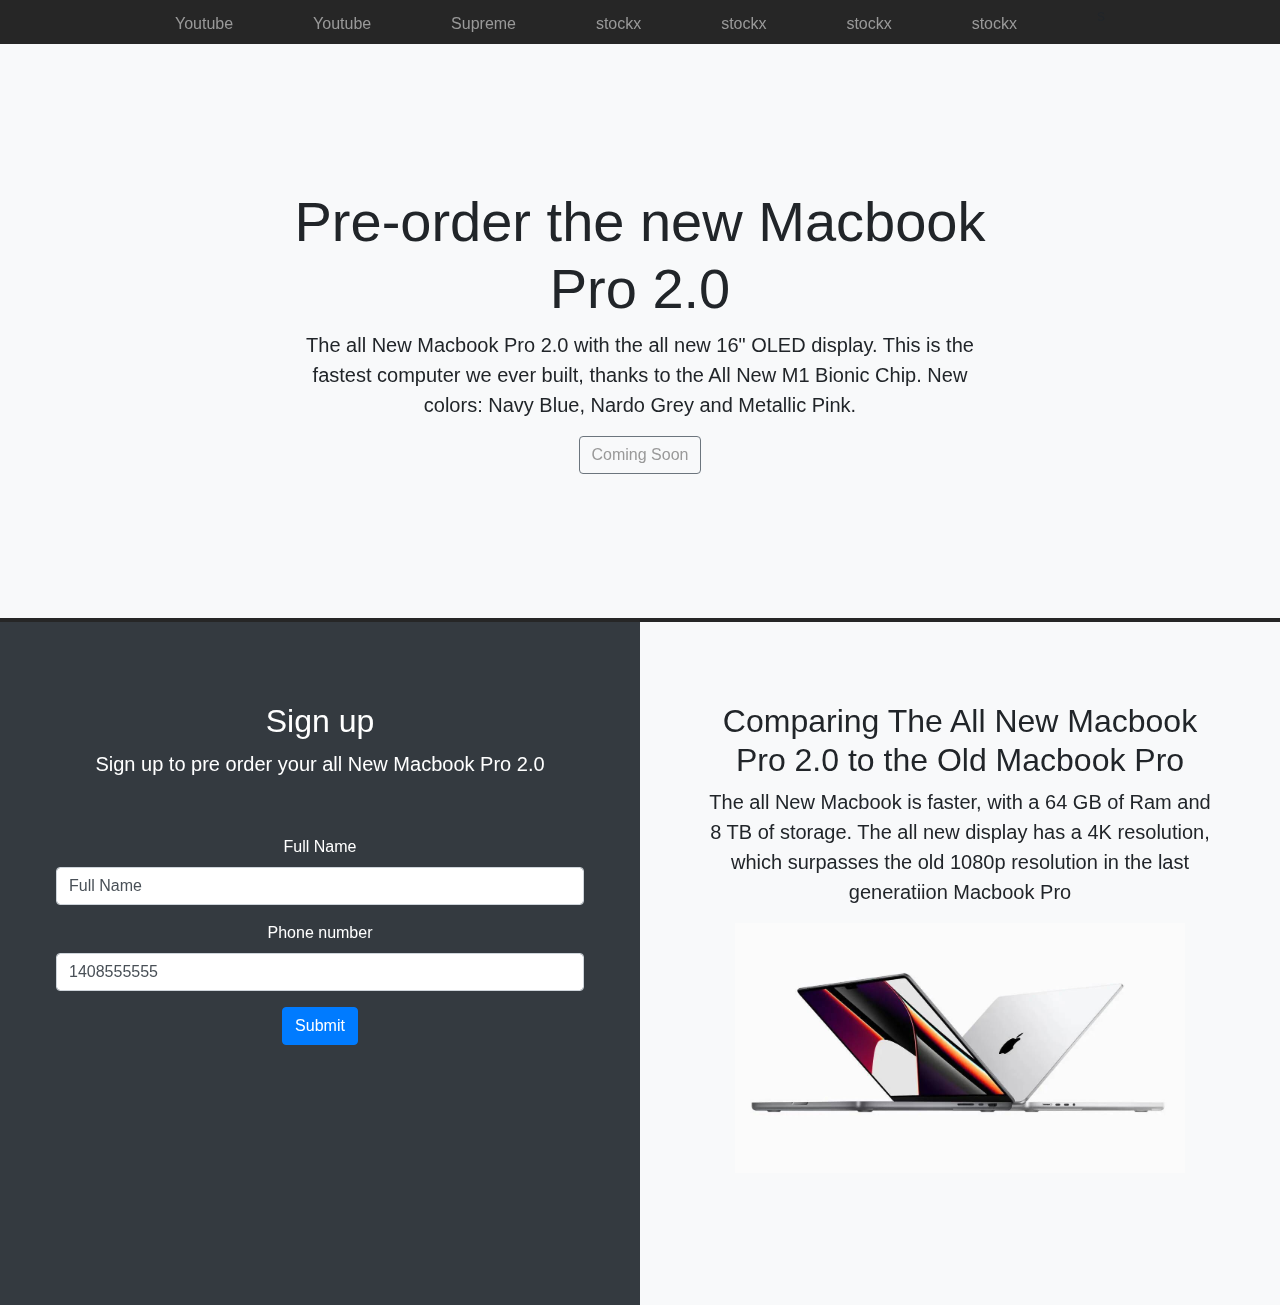
<file: LearnCS8-Twilio/index.html>
<!doctype html>
<html lang="en">
    <head> 
    <!-- Required meta tags --> 
    <meta charset="utf-8">
    <meta name="viewport" content="width=device-width, initial-scale=1, shrink-to-fit=no">
    <meta name="Description" content="Here you will find information about the new Macbook Pro 2 and its all new features.">
    <meta name="Author" content="862267568"> 
    
    <!-- Bootstrap CSS -->
    <link rel="stylesheet" href="https://stackpath.bootstrapcdn.com/bootstrap/4.5.2/css/bootstrap.min.css" integrity="sha384-JcKb8q3iqJ61gNV9KGb8thSsNjpSL0n8PARn9HuZOnIxN0hoP+VmmDGMN5t9UJ0Z" crossorigin="anonymous">

    <!-- Title of your Website -->
    <title>Macbook Pro 2.0</title>
    <link href="product.css" rel="stylesheet">
    </head>
    <body><nav class="site-header sticky-top py-1">
    <!-- Top Menu Bar -->
    <div class="container d-flex flex-column flex-md-row justify-content-between">
        <a class="py-2 d-none d-md-inline-block" id="menu-item-1" href="https://www.youtube.com/channel/UCLQJGvzJiYGhGAGvwodRL4A"target="_blank">Youtube</a>
        <a class="py-2 d-none d-md-inline-block" id="menu-item-2" href="https://www.youtube.com/channel/UCEwl20VxZ3AwOgiKMZtI1GQ"target="_blank">Youtube</a>
        <a class="py-2 d-none d-md-inline-block" id="menu-item-3" href="https://www.supremenewyork.com/"target="_blank">Supreme</a>
        <a class="py-2 d-none d-md-inline-block" id="menu-item-4" href="https://stockx.com/off-white-x-jordan-hoodie-white"target="_blank">stockx</a>
        <a class="py-2 d-none d-md-inline-block" id="menu-item-5" href="https://stockx.com/air-jordan-1-low-fragment-design-x-travis-scott"target="_blank">stockx</a>
        <a class="py-2 d-none d-md-inline-block" id="menu-item-6" href="https://stockx.com/air-jordan-1-retro-high-travis-scott"target="_blank">stockx</a>
        <a class="py-2 d-none d-md-inline-block" id="menu-item-7" href="https://stockx.com/air-jordan-4-retro-travis-scott-cactus-jack-friends-and-family"target="_blank">stockx</a>s
    </div>
<!-- Main Header Section h1-->
<div class="position-relative overflow-hidden p-3 p-md-5 m-md-0 text-center bg-light">
    <div class="col-md-8 p-lg-5 mx-auto my-5">
        <h1 class="display-4 font-weight-normal">Pre-order the new Macbook Pro 2.0</h1>
        <p class="lead font-weight-normal">The all New Macbook Pro 2.0 with the all new 16" OLED display. This is the fastest computer we ever built, thanks to the All New M1 Bionic Chip. New colors: Navy Blue, Nardo Grey and Metallic Pink.</p>
        <a class="btn btn-outline-secondary" href="https://www.youtube.com/watch?v=VXgLBa5jgr8"target="_blank">Coming Soon</a>
    </div>
</div>
</nav>
<!-- Left Tile -->
<div class="d-md-flex flex-md-equal w-100">
    <div class="bg-dark pt-3 px-3 pt-md-5 px-md-5 text-center text-white overflow-hidden">
        <div class="my-3 py-3">
            <h2 class="display-5">Sign up</h2>
            <p class="lead">Sign up to pre order your all New Macbook Pro 2.0</p>
        </div>
        <!-- Web form when submitted will send a text message -->
        <form class="p-2" onsubmit="sendTextMessage(); return false;">
            <!-- Full Name Form Field -->
            <div class="form-group">
                <label for="example-first-name">Full Name</label>
                <input type="text" value="Full Name" class="form-control" id="example-first-name" aria-describedby="emailHelp">
            </div>
            <!-- Phone Number Form Field -->
            <div class="form-group">
                <label for="example-tel-input">Phone number</label>
                <input type="tel" class="form-control" value="1408555555" id="example-tel-input">
            </div>
            <!-- JavaScript that handles onSubmit logic -->
            <!-- Configure the XHR request below with your own credentials -->
            <script>
            function sendTextMessage() {
                console.log("Hello world!");
                var xhr = new XMLHttpRequest();
                var accountSID = "ACfb111a2ea5875de67f581530e8174095";
                var authToken = "93b47fdecaf2ce81bcf8a0ec1a7d6a56";
                var base64encoded = accountSID + ":" + authToken;
                var params = "To=" + document.getElementById('example-tel-input').value + "&From=" + "18125949011" + "&Body=" + "Hello " + document.getElementById('example-first-name').value + "Thank you for signing up for early access for the all New Macbook Pro 2.0. You will be contacted when your entry is selected, Good luck!!."
                xhr.open("POST", "https://api.twilio.com/2010-04-01/Accounts/" + accountSID + "/Messages.json", true);
                xhr.setRequestHeader('Content-Type', 'application/x-www-form-urlencoded');
                xhr.setRequestHeader('Authorization', 'Basic ' + btoa(base64encoded));
                xhr.send(params);
            }
            </script>
            <!-- Submit button that will execute the sendTextMessage function -->
            <button type="submit" class="btn btn-primary">Submit</button>
        </form>
    </div>
    <!-- Right Tile -->
    <div class="bg-light pt-3 px-3 pt-md-5 px-md-5 text-center overflow-hidden">
        <div class="my-3 p-3">
            <h2 class="display-5">Comparing The All New Macbook Pro 2.0 to the Old Macbook Pro</h2>
            <p class="lead">The all New Macbook is faster, with a 64 GB of Ram and 8 TB of storage. The all new display has a 4K resolution, which surpasses the old 1080p resolution in the last generatiion Macbook Pro </p>
            <img class="mx-auto" src="macbook_image.png" height="250px">
        </div>
        <div class="mx-auto" style="width: 80%; height: 100px; border-radius: 21px 21px 0 0;"></div>
    </div>
</div>
</body>
</html>
</file>
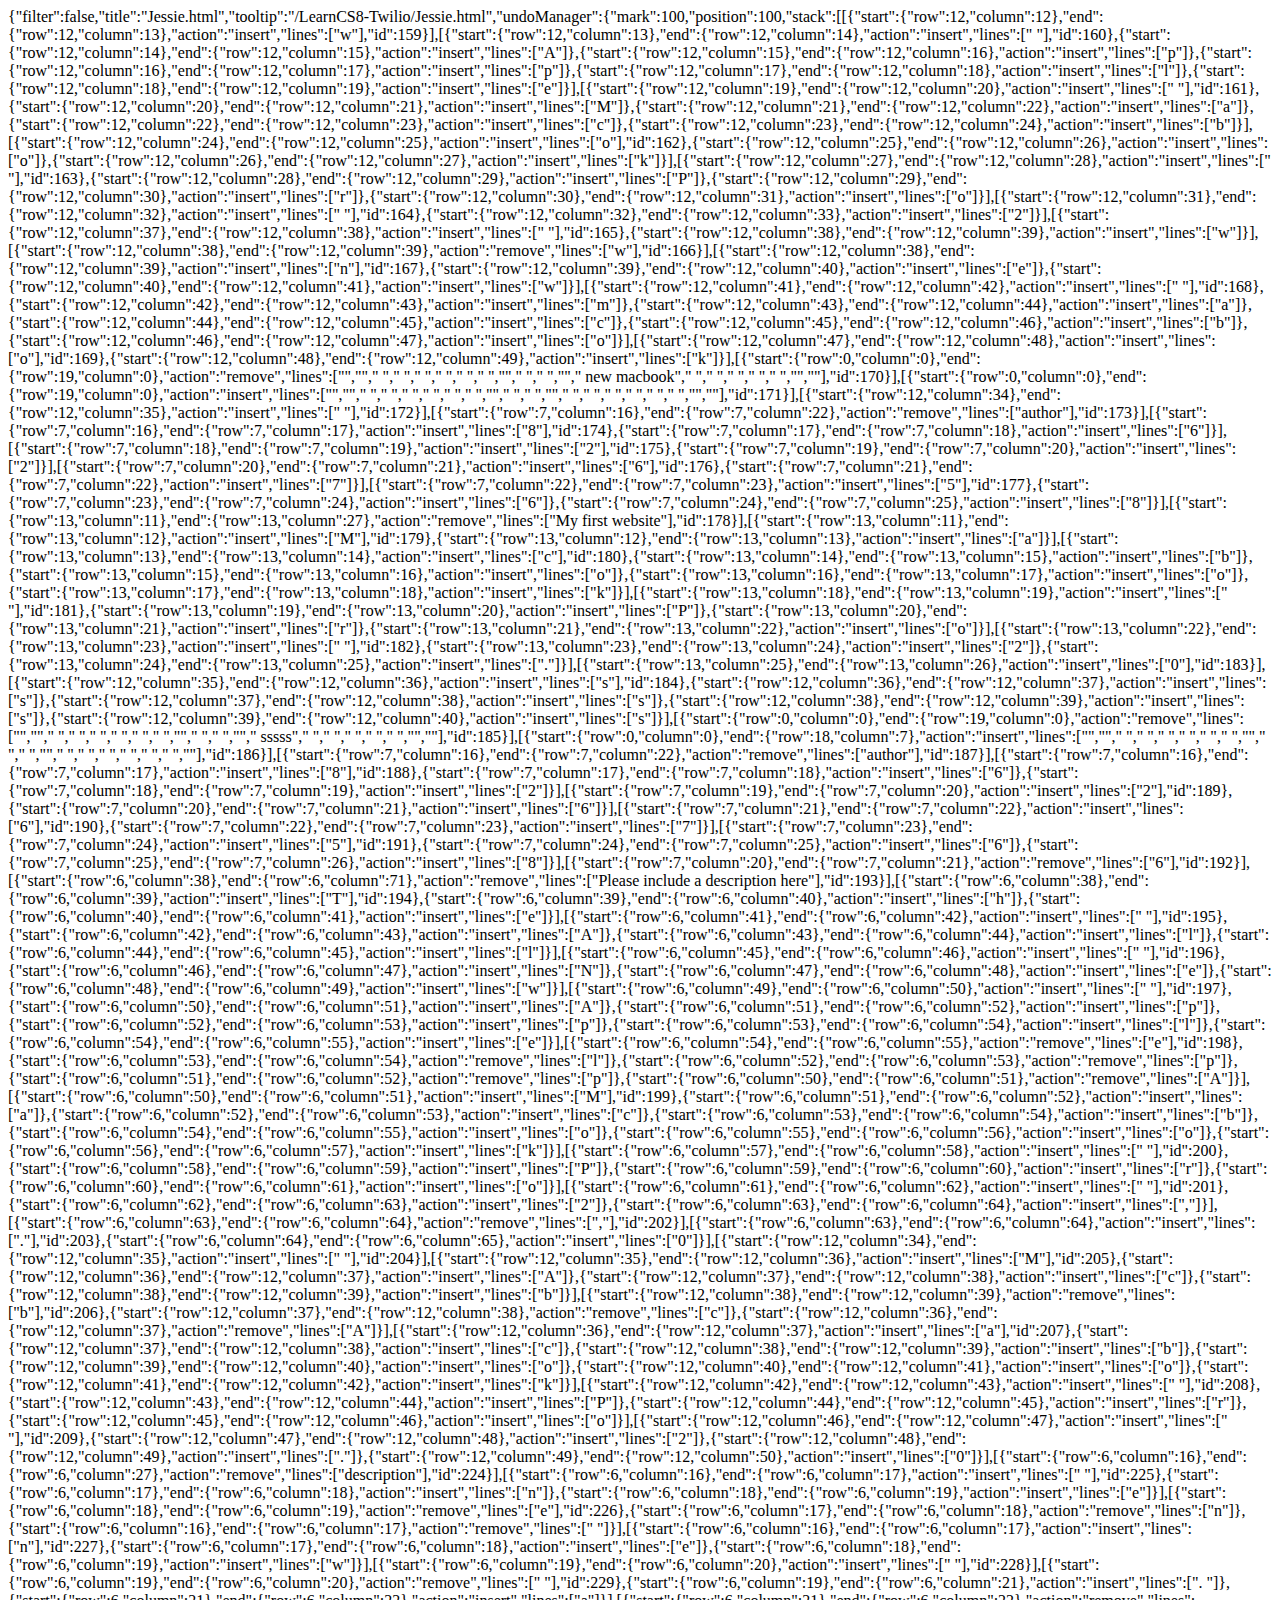
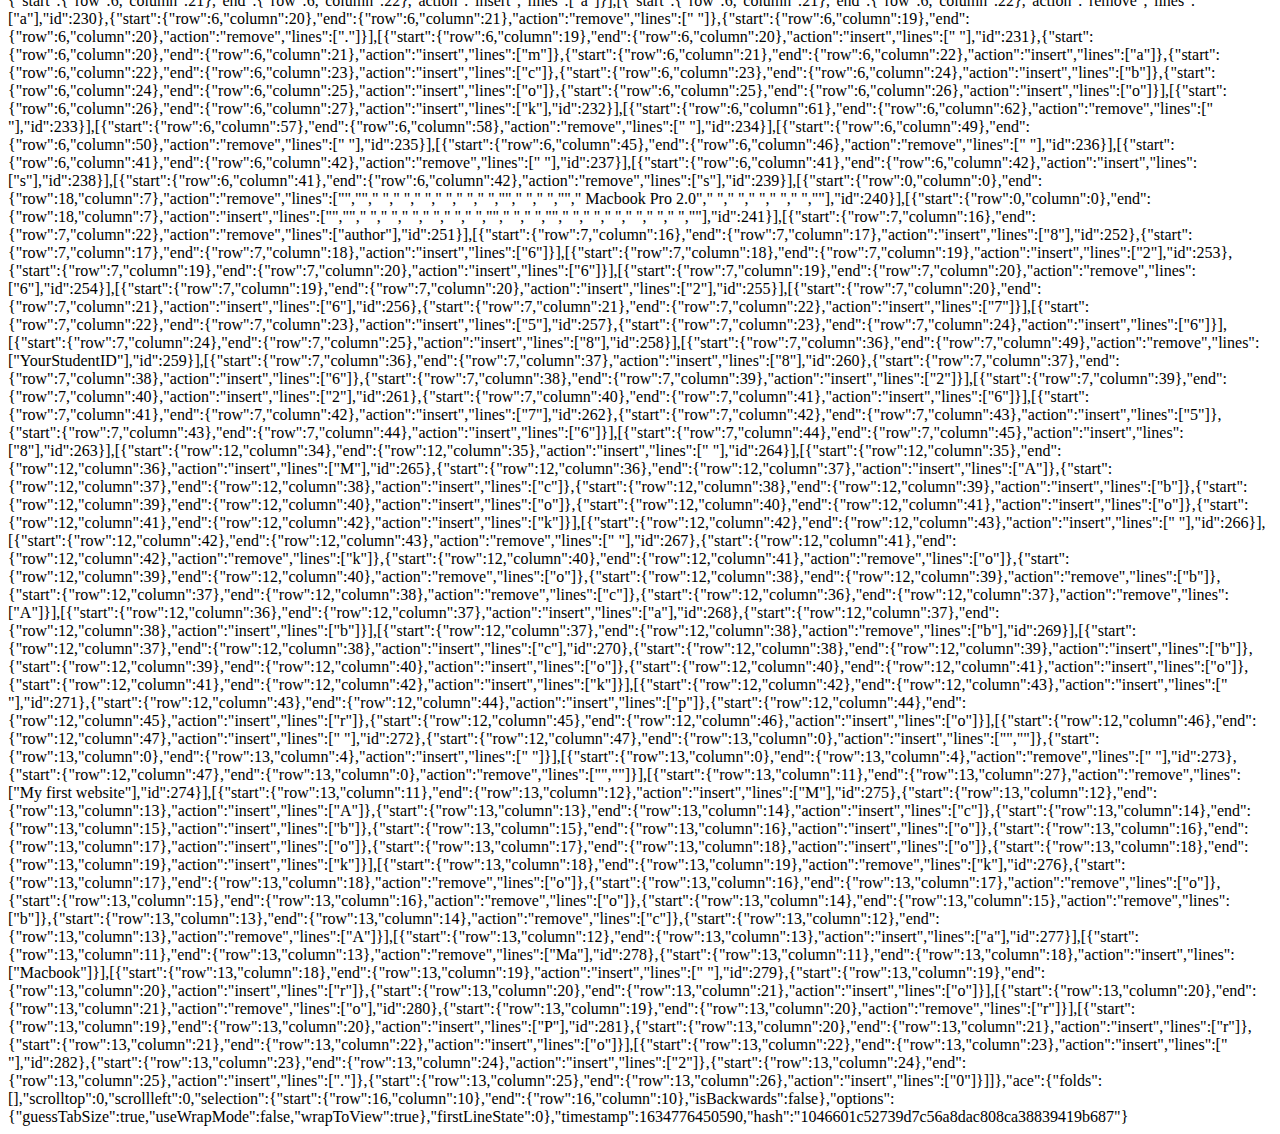
<file: .c9/metadata/environment/LearnCS8-Twilio/Jessie.html>
{"filter":false,"title":"Jessie.html","tooltip":"/LearnCS8-Twilio/Jessie.html","undoManager":{"mark":100,"position":100,"stack":[[{"start":{"row":12,"column":12},"end":{"row":12,"column":13},"action":"insert","lines":["w"],"id":159}],[{"start":{"row":12,"column":13},"end":{"row":12,"column":14},"action":"insert","lines":[" "],"id":160},{"start":{"row":12,"column":14},"end":{"row":12,"column":15},"action":"insert","lines":["A"]},{"start":{"row":12,"column":15},"end":{"row":12,"column":16},"action":"insert","lines":["p"]},{"start":{"row":12,"column":16},"end":{"row":12,"column":17},"action":"insert","lines":["p"]},{"start":{"row":12,"column":17},"end":{"row":12,"column":18},"action":"insert","lines":["l"]},{"start":{"row":12,"column":18},"end":{"row":12,"column":19},"action":"insert","lines":["e"]}],[{"start":{"row":12,"column":19},"end":{"row":12,"column":20},"action":"insert","lines":[" "],"id":161},{"start":{"row":12,"column":20},"end":{"row":12,"column":21},"action":"insert","lines":["M"]},{"start":{"row":12,"column":21},"end":{"row":12,"column":22},"action":"insert","lines":["a"]},{"start":{"row":12,"column":22},"end":{"row":12,"column":23},"action":"insert","lines":["c"]},{"start":{"row":12,"column":23},"end":{"row":12,"column":24},"action":"insert","lines":["b"]}],[{"start":{"row":12,"column":24},"end":{"row":12,"column":25},"action":"insert","lines":["o"],"id":162},{"start":{"row":12,"column":25},"end":{"row":12,"column":26},"action":"insert","lines":["o"]},{"start":{"row":12,"column":26},"end":{"row":12,"column":27},"action":"insert","lines":["k"]}],[{"start":{"row":12,"column":27},"end":{"row":12,"column":28},"action":"insert","lines":[" "],"id":163},{"start":{"row":12,"column":28},"end":{"row":12,"column":29},"action":"insert","lines":["P"]},{"start":{"row":12,"column":29},"end":{"row":12,"column":30},"action":"insert","lines":["r"]},{"start":{"row":12,"column":30},"end":{"row":12,"column":31},"action":"insert","lines":["o"]}],[{"start":{"row":12,"column":31},"end":{"row":12,"column":32},"action":"insert","lines":[" "],"id":164},{"start":{"row":12,"column":32},"end":{"row":12,"column":33},"action":"insert","lines":["2"]}],[{"start":{"row":12,"column":37},"end":{"row":12,"column":38},"action":"insert","lines":[" "],"id":165},{"start":{"row":12,"column":38},"end":{"row":12,"column":39},"action":"insert","lines":["w"]}],[{"start":{"row":12,"column":38},"end":{"row":12,"column":39},"action":"remove","lines":["w"],"id":166}],[{"start":{"row":12,"column":38},"end":{"row":12,"column":39},"action":"insert","lines":["n"],"id":167},{"start":{"row":12,"column":39},"end":{"row":12,"column":40},"action":"insert","lines":["e"]},{"start":{"row":12,"column":40},"end":{"row":12,"column":41},"action":"insert","lines":["w"]}],[{"start":{"row":12,"column":41},"end":{"row":12,"column":42},"action":"insert","lines":[" "],"id":168},{"start":{"row":12,"column":42},"end":{"row":12,"column":43},"action":"insert","lines":["m"]},{"start":{"row":12,"column":43},"end":{"row":12,"column":44},"action":"insert","lines":["a"]},{"start":{"row":12,"column":44},"end":{"row":12,"column":45},"action":"insert","lines":["c"]},{"start":{"row":12,"column":45},"end":{"row":12,"column":46},"action":"insert","lines":["b"]},{"start":{"row":12,"column":46},"end":{"row":12,"column":47},"action":"insert","lines":["o"]}],[{"start":{"row":12,"column":47},"end":{"row":12,"column":48},"action":"insert","lines":["o"],"id":169},{"start":{"row":12,"column":48},"end":{"row":12,"column":49},"action":"insert","lines":["k"]}],[{"start":{"row":0,"column":0},"end":{"row":19,"column":0},"action":"remove","lines":["<!doctype html>","<html lang=\"en\">","    <head>","    <!-- Required meta tags -->","    <meta charset=\"utf-8\">","    <meta name=\"viewport\" content=\"width=device-width, initial-scale=1, shrink-to-fit=no\">","    <meta name=\"description\" content=\"Please include a description here\">","    <meta name=\"author\" content=\"YourStudentID\">","","    <!-- Bootstrap CSS -->","    <link rel=\"stylesheet\" href=\"https://stackpath.bootstrapcdn.com/bootstrap/4.5.2/css/bootstrap.min.css\" integrity=\"sha384-JcKb8q3iqJ61gNV9KGb8thSsNjpSL0n8PARn9HuZOnIxN0hoP+VmmDGMN5t9UJ0Z\" crossorigin=\"anonymous\">","","    <!--  New Apple Macbook Pro 2 --> new macbook","    <title>My first website</title>","    <link href=\"product.css\" rel=\"stylesheet\">","    </head>","    <body>","    </body>","</html>",""],"id":170}],[{"start":{"row":0,"column":0},"end":{"row":19,"column":0},"action":"insert","lines":["<!doctype html>","<html lang=\"en\">","    <head>","    <!-- Required meta tags -->","    <meta charset=\"utf-8\">","    <meta name=\"viewport\" content=\"width=device-width, initial-scale=1, shrink-to-fit=no\">","    <meta name=\"description\" content=\"Please include a description here\">","    <meta name=\"author\" content=\"YourStudentID\">","","    <!-- Bootstrap CSS -->","    <link rel=\"stylesheet\" href=\"https://stackpath.bootstrapcdn.com/bootstrap/4.5.2/css/bootstrap.min.css\" integrity=\"sha384-JcKb8q3iqJ61gNV9KGb8thSsNjpSL0n8PARn9HuZOnIxN0hoP+VmmDGMN5t9UJ0Z\" crossorigin=\"anonymous\">","","    <!-- Title of your Website -->","    <title>My first website</title>","    <link href=\"product.css\" rel=\"stylesheet\">","    </head>","    <body>","    </body>","</html>",""],"id":171}],[{"start":{"row":12,"column":34},"end":{"row":12,"column":35},"action":"insert","lines":[" "],"id":172}],[{"start":{"row":7,"column":16},"end":{"row":7,"column":22},"action":"remove","lines":["author"],"id":173}],[{"start":{"row":7,"column":16},"end":{"row":7,"column":17},"action":"insert","lines":["8"],"id":174},{"start":{"row":7,"column":17},"end":{"row":7,"column":18},"action":"insert","lines":["6"]}],[{"start":{"row":7,"column":18},"end":{"row":7,"column":19},"action":"insert","lines":["2"],"id":175},{"start":{"row":7,"column":19},"end":{"row":7,"column":20},"action":"insert","lines":["2"]}],[{"start":{"row":7,"column":20},"end":{"row":7,"column":21},"action":"insert","lines":["6"],"id":176},{"start":{"row":7,"column":21},"end":{"row":7,"column":22},"action":"insert","lines":["7"]}],[{"start":{"row":7,"column":22},"end":{"row":7,"column":23},"action":"insert","lines":["5"],"id":177},{"start":{"row":7,"column":23},"end":{"row":7,"column":24},"action":"insert","lines":["6"]},{"start":{"row":7,"column":24},"end":{"row":7,"column":25},"action":"insert","lines":["8"]}],[{"start":{"row":13,"column":11},"end":{"row":13,"column":27},"action":"remove","lines":["My first website"],"id":178}],[{"start":{"row":13,"column":11},"end":{"row":13,"column":12},"action":"insert","lines":["M"],"id":179},{"start":{"row":13,"column":12},"end":{"row":13,"column":13},"action":"insert","lines":["a"]}],[{"start":{"row":13,"column":13},"end":{"row":13,"column":14},"action":"insert","lines":["c"],"id":180},{"start":{"row":13,"column":14},"end":{"row":13,"column":15},"action":"insert","lines":["b"]},{"start":{"row":13,"column":15},"end":{"row":13,"column":16},"action":"insert","lines":["o"]},{"start":{"row":13,"column":16},"end":{"row":13,"column":17},"action":"insert","lines":["o"]},{"start":{"row":13,"column":17},"end":{"row":13,"column":18},"action":"insert","lines":["k"]}],[{"start":{"row":13,"column":18},"end":{"row":13,"column":19},"action":"insert","lines":[" "],"id":181},{"start":{"row":13,"column":19},"end":{"row":13,"column":20},"action":"insert","lines":["P"]},{"start":{"row":13,"column":20},"end":{"row":13,"column":21},"action":"insert","lines":["r"]},{"start":{"row":13,"column":21},"end":{"row":13,"column":22},"action":"insert","lines":["o"]}],[{"start":{"row":13,"column":22},"end":{"row":13,"column":23},"action":"insert","lines":[" "],"id":182},{"start":{"row":13,"column":23},"end":{"row":13,"column":24},"action":"insert","lines":["2"]},{"start":{"row":13,"column":24},"end":{"row":13,"column":25},"action":"insert","lines":["."]}],[{"start":{"row":13,"column":25},"end":{"row":13,"column":26},"action":"insert","lines":["0"],"id":183}],[{"start":{"row":12,"column":35},"end":{"row":12,"column":36},"action":"insert","lines":["s"],"id":184},{"start":{"row":12,"column":36},"end":{"row":12,"column":37},"action":"insert","lines":["s"]},{"start":{"row":12,"column":37},"end":{"row":12,"column":38},"action":"insert","lines":["s"]},{"start":{"row":12,"column":38},"end":{"row":12,"column":39},"action":"insert","lines":["s"]},{"start":{"row":12,"column":39},"end":{"row":12,"column":40},"action":"insert","lines":["s"]}],[{"start":{"row":0,"column":0},"end":{"row":19,"column":0},"action":"remove","lines":["<!doctype html>","<html lang=\"en\">","    <head>","    <!-- Required meta tags -->","    <meta charset=\"utf-8\">","    <meta name=\"viewport\" content=\"width=device-width, initial-scale=1, shrink-to-fit=no\">","    <meta name=\"description\" content=\"Please include a description here\">","    <meta name=\"862267568\" content=\"YourStudentID\">","","    <!-- Bootstrap CSS -->","    <link rel=\"stylesheet\" href=\"https://stackpath.bootstrapcdn.com/bootstrap/4.5.2/css/bootstrap.min.css\" integrity=\"sha384-JcKb8q3iqJ61gNV9KGb8thSsNjpSL0n8PARn9HuZOnIxN0hoP+VmmDGMN5t9UJ0Z\" crossorigin=\"anonymous\">","","    <!-- Title of your Website --> sssss","    <title>Macbook Pro 2.0</title>","    <link href=\"product.css\" rel=\"stylesheet\">","    </head>","    <body>","    </body>","</html>",""],"id":185}],[{"start":{"row":0,"column":0},"end":{"row":18,"column":7},"action":"insert","lines":["<!doctype html>","<html lang=\"en\">","    <head>","    <!-- Required meta tags -->","    <meta charset=\"utf-8\">","    <meta name=\"viewport\" content=\"width=device-width, initial-scale=1, shrink-to-fit=no\">","    <meta name=\"description\" content=\"Please include a description here\">","    <meta name=\"author\" content=\"YourStudentID\">","","    <!-- Bootstrap CSS -->","    <link rel=\"stylesheet\" href=\"https://stackpath.bootstrapcdn.com/bootstrap/4.5.2/css/bootstrap.min.css\" integrity=\"sha384-JcKb8q3iqJ61gNV9KGb8thSsNjpSL0n8PARn9HuZOnIxN0hoP+VmmDGMN5t9UJ0Z\" crossorigin=\"anonymous\">","","    <!-- Title of your Website -->","    <title>My first website</title>","    <link href=\"product.css\" rel=\"stylesheet\">","    </head>","    <body>","    </body>","</html>"],"id":186}],[{"start":{"row":7,"column":16},"end":{"row":7,"column":22},"action":"remove","lines":["author"],"id":187}],[{"start":{"row":7,"column":16},"end":{"row":7,"column":17},"action":"insert","lines":["8"],"id":188},{"start":{"row":7,"column":17},"end":{"row":7,"column":18},"action":"insert","lines":["6"]},{"start":{"row":7,"column":18},"end":{"row":7,"column":19},"action":"insert","lines":["2"]}],[{"start":{"row":7,"column":19},"end":{"row":7,"column":20},"action":"insert","lines":["2"],"id":189},{"start":{"row":7,"column":20},"end":{"row":7,"column":21},"action":"insert","lines":["6"]}],[{"start":{"row":7,"column":21},"end":{"row":7,"column":22},"action":"insert","lines":["6"],"id":190},{"start":{"row":7,"column":22},"end":{"row":7,"column":23},"action":"insert","lines":["7"]}],[{"start":{"row":7,"column":23},"end":{"row":7,"column":24},"action":"insert","lines":["5"],"id":191},{"start":{"row":7,"column":24},"end":{"row":7,"column":25},"action":"insert","lines":["6"]},{"start":{"row":7,"column":25},"end":{"row":7,"column":26},"action":"insert","lines":["8"]}],[{"start":{"row":7,"column":20},"end":{"row":7,"column":21},"action":"remove","lines":["6"],"id":192}],[{"start":{"row":6,"column":38},"end":{"row":6,"column":71},"action":"remove","lines":["Please include a description here"],"id":193}],[{"start":{"row":6,"column":38},"end":{"row":6,"column":39},"action":"insert","lines":["T"],"id":194},{"start":{"row":6,"column":39},"end":{"row":6,"column":40},"action":"insert","lines":["h"]},{"start":{"row":6,"column":40},"end":{"row":6,"column":41},"action":"insert","lines":["e"]}],[{"start":{"row":6,"column":41},"end":{"row":6,"column":42},"action":"insert","lines":[" "],"id":195},{"start":{"row":6,"column":42},"end":{"row":6,"column":43},"action":"insert","lines":["A"]},{"start":{"row":6,"column":43},"end":{"row":6,"column":44},"action":"insert","lines":["l"]},{"start":{"row":6,"column":44},"end":{"row":6,"column":45},"action":"insert","lines":["l"]}],[{"start":{"row":6,"column":45},"end":{"row":6,"column":46},"action":"insert","lines":[" "],"id":196},{"start":{"row":6,"column":46},"end":{"row":6,"column":47},"action":"insert","lines":["N"]},{"start":{"row":6,"column":47},"end":{"row":6,"column":48},"action":"insert","lines":["e"]},{"start":{"row":6,"column":48},"end":{"row":6,"column":49},"action":"insert","lines":["w"]}],[{"start":{"row":6,"column":49},"end":{"row":6,"column":50},"action":"insert","lines":[" "],"id":197},{"start":{"row":6,"column":50},"end":{"row":6,"column":51},"action":"insert","lines":["A"]},{"start":{"row":6,"column":51},"end":{"row":6,"column":52},"action":"insert","lines":["p"]},{"start":{"row":6,"column":52},"end":{"row":6,"column":53},"action":"insert","lines":["p"]},{"start":{"row":6,"column":53},"end":{"row":6,"column":54},"action":"insert","lines":["l"]},{"start":{"row":6,"column":54},"end":{"row":6,"column":55},"action":"insert","lines":["e"]}],[{"start":{"row":6,"column":54},"end":{"row":6,"column":55},"action":"remove","lines":["e"],"id":198},{"start":{"row":6,"column":53},"end":{"row":6,"column":54},"action":"remove","lines":["l"]},{"start":{"row":6,"column":52},"end":{"row":6,"column":53},"action":"remove","lines":["p"]},{"start":{"row":6,"column":51},"end":{"row":6,"column":52},"action":"remove","lines":["p"]},{"start":{"row":6,"column":50},"end":{"row":6,"column":51},"action":"remove","lines":["A"]}],[{"start":{"row":6,"column":50},"end":{"row":6,"column":51},"action":"insert","lines":["M"],"id":199},{"start":{"row":6,"column":51},"end":{"row":6,"column":52},"action":"insert","lines":["a"]},{"start":{"row":6,"column":52},"end":{"row":6,"column":53},"action":"insert","lines":["c"]},{"start":{"row":6,"column":53},"end":{"row":6,"column":54},"action":"insert","lines":["b"]},{"start":{"row":6,"column":54},"end":{"row":6,"column":55},"action":"insert","lines":["o"]},{"start":{"row":6,"column":55},"end":{"row":6,"column":56},"action":"insert","lines":["o"]},{"start":{"row":6,"column":56},"end":{"row":6,"column":57},"action":"insert","lines":["k"]}],[{"start":{"row":6,"column":57},"end":{"row":6,"column":58},"action":"insert","lines":[" "],"id":200},{"start":{"row":6,"column":58},"end":{"row":6,"column":59},"action":"insert","lines":["P"]},{"start":{"row":6,"column":59},"end":{"row":6,"column":60},"action":"insert","lines":["r"]},{"start":{"row":6,"column":60},"end":{"row":6,"column":61},"action":"insert","lines":["o"]}],[{"start":{"row":6,"column":61},"end":{"row":6,"column":62},"action":"insert","lines":[" "],"id":201},{"start":{"row":6,"column":62},"end":{"row":6,"column":63},"action":"insert","lines":["2"]},{"start":{"row":6,"column":63},"end":{"row":6,"column":64},"action":"insert","lines":[","]}],[{"start":{"row":6,"column":63},"end":{"row":6,"column":64},"action":"remove","lines":[","],"id":202}],[{"start":{"row":6,"column":63},"end":{"row":6,"column":64},"action":"insert","lines":["."],"id":203},{"start":{"row":6,"column":64},"end":{"row":6,"column":65},"action":"insert","lines":["0"]}],[{"start":{"row":12,"column":34},"end":{"row":12,"column":35},"action":"insert","lines":[" "],"id":204}],[{"start":{"row":12,"column":35},"end":{"row":12,"column":36},"action":"insert","lines":["M"],"id":205},{"start":{"row":12,"column":36},"end":{"row":12,"column":37},"action":"insert","lines":["A"]},{"start":{"row":12,"column":37},"end":{"row":12,"column":38},"action":"insert","lines":["c"]},{"start":{"row":12,"column":38},"end":{"row":12,"column":39},"action":"insert","lines":["b"]}],[{"start":{"row":12,"column":38},"end":{"row":12,"column":39},"action":"remove","lines":["b"],"id":206},{"start":{"row":12,"column":37},"end":{"row":12,"column":38},"action":"remove","lines":["c"]},{"start":{"row":12,"column":36},"end":{"row":12,"column":37},"action":"remove","lines":["A"]}],[{"start":{"row":12,"column":36},"end":{"row":12,"column":37},"action":"insert","lines":["a"],"id":207},{"start":{"row":12,"column":37},"end":{"row":12,"column":38},"action":"insert","lines":["c"]},{"start":{"row":12,"column":38},"end":{"row":12,"column":39},"action":"insert","lines":["b"]},{"start":{"row":12,"column":39},"end":{"row":12,"column":40},"action":"insert","lines":["o"]},{"start":{"row":12,"column":40},"end":{"row":12,"column":41},"action":"insert","lines":["o"]},{"start":{"row":12,"column":41},"end":{"row":12,"column":42},"action":"insert","lines":["k"]}],[{"start":{"row":12,"column":42},"end":{"row":12,"column":43},"action":"insert","lines":[" "],"id":208},{"start":{"row":12,"column":43},"end":{"row":12,"column":44},"action":"insert","lines":["P"]},{"start":{"row":12,"column":44},"end":{"row":12,"column":45},"action":"insert","lines":["r"]},{"start":{"row":12,"column":45},"end":{"row":12,"column":46},"action":"insert","lines":["o"]}],[{"start":{"row":12,"column":46},"end":{"row":12,"column":47},"action":"insert","lines":[" "],"id":209},{"start":{"row":12,"column":47},"end":{"row":12,"column":48},"action":"insert","lines":["2"]},{"start":{"row":12,"column":48},"end":{"row":12,"column":49},"action":"insert","lines":["."]},{"start":{"row":12,"column":49},"end":{"row":12,"column":50},"action":"insert","lines":["0"]}],[{"start":{"row":6,"column":16},"end":{"row":6,"column":27},"action":"remove","lines":["description"],"id":224}],[{"start":{"row":6,"column":16},"end":{"row":6,"column":17},"action":"insert","lines":[" "],"id":225},{"start":{"row":6,"column":17},"end":{"row":6,"column":18},"action":"insert","lines":["n"]},{"start":{"row":6,"column":18},"end":{"row":6,"column":19},"action":"insert","lines":["e"]}],[{"start":{"row":6,"column":18},"end":{"row":6,"column":19},"action":"remove","lines":["e"],"id":226},{"start":{"row":6,"column":17},"end":{"row":6,"column":18},"action":"remove","lines":["n"]},{"start":{"row":6,"column":16},"end":{"row":6,"column":17},"action":"remove","lines":[" "]}],[{"start":{"row":6,"column":16},"end":{"row":6,"column":17},"action":"insert","lines":["n"],"id":227},{"start":{"row":6,"column":17},"end":{"row":6,"column":18},"action":"insert","lines":["e"]},{"start":{"row":6,"column":18},"end":{"row":6,"column":19},"action":"insert","lines":["w"]}],[{"start":{"row":6,"column":19},"end":{"row":6,"column":20},"action":"insert","lines":[" "],"id":228}],[{"start":{"row":6,"column":19},"end":{"row":6,"column":20},"action":"remove","lines":[" "],"id":229},{"start":{"row":6,"column":19},"end":{"row":6,"column":21},"action":"insert","lines":[". "]},{"start":{"row":6,"column":21},"end":{"row":6,"column":22},"action":"insert","lines":["a"]}],[{"start":{"row":6,"column":21},"end":{"row":6,"column":22},"action":"remove","lines":["a"],"id":230},{"start":{"row":6,"column":20},"end":{"row":6,"column":21},"action":"remove","lines":[" "]},{"start":{"row":6,"column":19},"end":{"row":6,"column":20},"action":"remove","lines":["."]}],[{"start":{"row":6,"column":19},"end":{"row":6,"column":20},"action":"insert","lines":[" "],"id":231},{"start":{"row":6,"column":20},"end":{"row":6,"column":21},"action":"insert","lines":["m"]},{"start":{"row":6,"column":21},"end":{"row":6,"column":22},"action":"insert","lines":["a"]},{"start":{"row":6,"column":22},"end":{"row":6,"column":23},"action":"insert","lines":["c"]},{"start":{"row":6,"column":23},"end":{"row":6,"column":24},"action":"insert","lines":["b"]},{"start":{"row":6,"column":24},"end":{"row":6,"column":25},"action":"insert","lines":["o"]},{"start":{"row":6,"column":25},"end":{"row":6,"column":26},"action":"insert","lines":["o"]}],[{"start":{"row":6,"column":26},"end":{"row":6,"column":27},"action":"insert","lines":["k"],"id":232}],[{"start":{"row":6,"column":61},"end":{"row":6,"column":62},"action":"remove","lines":[" "],"id":233}],[{"start":{"row":6,"column":57},"end":{"row":6,"column":58},"action":"remove","lines":[" "],"id":234}],[{"start":{"row":6,"column":49},"end":{"row":6,"column":50},"action":"remove","lines":[" "],"id":235}],[{"start":{"row":6,"column":45},"end":{"row":6,"column":46},"action":"remove","lines":[" "],"id":236}],[{"start":{"row":6,"column":41},"end":{"row":6,"column":42},"action":"remove","lines":[" "],"id":237}],[{"start":{"row":6,"column":41},"end":{"row":6,"column":42},"action":"insert","lines":["s"],"id":238}],[{"start":{"row":6,"column":41},"end":{"row":6,"column":42},"action":"remove","lines":["s"],"id":239}],[{"start":{"row":0,"column":0},"end":{"row":18,"column":7},"action":"remove","lines":["<!doctype html>","<html lang=\"en\">","    <head>","    <!-- Required meta tags -->","    <meta charset=\"utf-8\">","    <meta name=\"viewport\" content=\"width=device-width, initial-scale=1, shrink-to-fit=no\">","    <meta name=\"new macbook\" content=\"TheAllNewMacbookPro2.0\">","    <meta name=\"862267568\" content=\"YourStudentID\">","","    <!-- Bootstrap CSS -->","    <link rel=\"stylesheet\" href=\"https://stackpath.bootstrapcdn.com/bootstrap/4.5.2/css/bootstrap.min.css\" integrity=\"sha384-JcKb8q3iqJ61gNV9KGb8thSsNjpSL0n8PARn9HuZOnIxN0hoP+VmmDGMN5t9UJ0Z\" crossorigin=\"anonymous\">","","    <!-- Title of your Website --> Macbook Pro 2.0","    <title>My first website</title>","    <link href=\"product.css\" rel=\"stylesheet\">","    </head>","    <body>","    </body>","</html>"],"id":240}],[{"start":{"row":0,"column":0},"end":{"row":18,"column":7},"action":"insert","lines":["<!doctype html>","<html lang=\"en\">","    <head>","    <!-- Required meta tags -->","    <meta charset=\"utf-8\">","    <meta name=\"viewport\" content=\"width=device-width, initial-scale=1, shrink-to-fit=no\">","    <meta name=\"description\" content=\"Please include a description here\">","    <meta name=\"author\" content=\"YourStudentID\">","","    <!-- Bootstrap CSS -->","    <link rel=\"stylesheet\" href=\"https://stackpath.bootstrapcdn.com/bootstrap/4.5.2/css/bootstrap.min.css\" integrity=\"sha384-JcKb8q3iqJ61gNV9KGb8thSsNjpSL0n8PARn9HuZOnIxN0hoP+VmmDGMN5t9UJ0Z\" crossorigin=\"anonymous\">","","    <!-- Title of your Website -->","    <title>My first website</title>","    <link href=\"product.css\" rel=\"stylesheet\">","    </head>","    <body>","    </body>","</html>"],"id":241}],[{"start":{"row":7,"column":16},"end":{"row":7,"column":22},"action":"remove","lines":["author"],"id":251}],[{"start":{"row":7,"column":16},"end":{"row":7,"column":17},"action":"insert","lines":["8"],"id":252},{"start":{"row":7,"column":17},"end":{"row":7,"column":18},"action":"insert","lines":["6"]}],[{"start":{"row":7,"column":18},"end":{"row":7,"column":19},"action":"insert","lines":["2"],"id":253},{"start":{"row":7,"column":19},"end":{"row":7,"column":20},"action":"insert","lines":["6"]}],[{"start":{"row":7,"column":19},"end":{"row":7,"column":20},"action":"remove","lines":["6"],"id":254}],[{"start":{"row":7,"column":19},"end":{"row":7,"column":20},"action":"insert","lines":["2"],"id":255}],[{"start":{"row":7,"column":20},"end":{"row":7,"column":21},"action":"insert","lines":["6"],"id":256},{"start":{"row":7,"column":21},"end":{"row":7,"column":22},"action":"insert","lines":["7"]}],[{"start":{"row":7,"column":22},"end":{"row":7,"column":23},"action":"insert","lines":["5"],"id":257},{"start":{"row":7,"column":23},"end":{"row":7,"column":24},"action":"insert","lines":["6"]}],[{"start":{"row":7,"column":24},"end":{"row":7,"column":25},"action":"insert","lines":["8"],"id":258}],[{"start":{"row":7,"column":36},"end":{"row":7,"column":49},"action":"remove","lines":["YourStudentID"],"id":259}],[{"start":{"row":7,"column":36},"end":{"row":7,"column":37},"action":"insert","lines":["8"],"id":260},{"start":{"row":7,"column":37},"end":{"row":7,"column":38},"action":"insert","lines":["6"]},{"start":{"row":7,"column":38},"end":{"row":7,"column":39},"action":"insert","lines":["2"]}],[{"start":{"row":7,"column":39},"end":{"row":7,"column":40},"action":"insert","lines":["2"],"id":261},{"start":{"row":7,"column":40},"end":{"row":7,"column":41},"action":"insert","lines":["6"]}],[{"start":{"row":7,"column":41},"end":{"row":7,"column":42},"action":"insert","lines":["7"],"id":262},{"start":{"row":7,"column":42},"end":{"row":7,"column":43},"action":"insert","lines":["5"]},{"start":{"row":7,"column":43},"end":{"row":7,"column":44},"action":"insert","lines":["6"]}],[{"start":{"row":7,"column":44},"end":{"row":7,"column":45},"action":"insert","lines":["8"],"id":263}],[{"start":{"row":12,"column":34},"end":{"row":12,"column":35},"action":"insert","lines":[" "],"id":264}],[{"start":{"row":12,"column":35},"end":{"row":12,"column":36},"action":"insert","lines":["M"],"id":265},{"start":{"row":12,"column":36},"end":{"row":12,"column":37},"action":"insert","lines":["A"]},{"start":{"row":12,"column":37},"end":{"row":12,"column":38},"action":"insert","lines":["c"]},{"start":{"row":12,"column":38},"end":{"row":12,"column":39},"action":"insert","lines":["b"]},{"start":{"row":12,"column":39},"end":{"row":12,"column":40},"action":"insert","lines":["o"]},{"start":{"row":12,"column":40},"end":{"row":12,"column":41},"action":"insert","lines":["o"]},{"start":{"row":12,"column":41},"end":{"row":12,"column":42},"action":"insert","lines":["k"]}],[{"start":{"row":12,"column":42},"end":{"row":12,"column":43},"action":"insert","lines":[" "],"id":266}],[{"start":{"row":12,"column":42},"end":{"row":12,"column":43},"action":"remove","lines":[" "],"id":267},{"start":{"row":12,"column":41},"end":{"row":12,"column":42},"action":"remove","lines":["k"]},{"start":{"row":12,"column":40},"end":{"row":12,"column":41},"action":"remove","lines":["o"]},{"start":{"row":12,"column":39},"end":{"row":12,"column":40},"action":"remove","lines":["o"]},{"start":{"row":12,"column":38},"end":{"row":12,"column":39},"action":"remove","lines":["b"]},{"start":{"row":12,"column":37},"end":{"row":12,"column":38},"action":"remove","lines":["c"]},{"start":{"row":12,"column":36},"end":{"row":12,"column":37},"action":"remove","lines":["A"]}],[{"start":{"row":12,"column":36},"end":{"row":12,"column":37},"action":"insert","lines":["a"],"id":268},{"start":{"row":12,"column":37},"end":{"row":12,"column":38},"action":"insert","lines":["b"]}],[{"start":{"row":12,"column":37},"end":{"row":12,"column":38},"action":"remove","lines":["b"],"id":269}],[{"start":{"row":12,"column":37},"end":{"row":12,"column":38},"action":"insert","lines":["c"],"id":270},{"start":{"row":12,"column":38},"end":{"row":12,"column":39},"action":"insert","lines":["b"]},{"start":{"row":12,"column":39},"end":{"row":12,"column":40},"action":"insert","lines":["o"]},{"start":{"row":12,"column":40},"end":{"row":12,"column":41},"action":"insert","lines":["o"]},{"start":{"row":12,"column":41},"end":{"row":12,"column":42},"action":"insert","lines":["k"]}],[{"start":{"row":12,"column":42},"end":{"row":12,"column":43},"action":"insert","lines":[" "],"id":271},{"start":{"row":12,"column":43},"end":{"row":12,"column":44},"action":"insert","lines":["p"]},{"start":{"row":12,"column":44},"end":{"row":12,"column":45},"action":"insert","lines":["r"]},{"start":{"row":12,"column":45},"end":{"row":12,"column":46},"action":"insert","lines":["o"]}],[{"start":{"row":12,"column":46},"end":{"row":12,"column":47},"action":"insert","lines":[" "],"id":272},{"start":{"row":12,"column":47},"end":{"row":13,"column":0},"action":"insert","lines":["",""]},{"start":{"row":13,"column":0},"end":{"row":13,"column":4},"action":"insert","lines":["    "]}],[{"start":{"row":13,"column":0},"end":{"row":13,"column":4},"action":"remove","lines":["    "],"id":273},{"start":{"row":12,"column":47},"end":{"row":13,"column":0},"action":"remove","lines":["",""]}],[{"start":{"row":13,"column":11},"end":{"row":13,"column":27},"action":"remove","lines":["My first website"],"id":274}],[{"start":{"row":13,"column":11},"end":{"row":13,"column":12},"action":"insert","lines":["M"],"id":275},{"start":{"row":13,"column":12},"end":{"row":13,"column":13},"action":"insert","lines":["A"]},{"start":{"row":13,"column":13},"end":{"row":13,"column":14},"action":"insert","lines":["c"]},{"start":{"row":13,"column":14},"end":{"row":13,"column":15},"action":"insert","lines":["b"]},{"start":{"row":13,"column":15},"end":{"row":13,"column":16},"action":"insert","lines":["o"]},{"start":{"row":13,"column":16},"end":{"row":13,"column":17},"action":"insert","lines":["o"]},{"start":{"row":13,"column":17},"end":{"row":13,"column":18},"action":"insert","lines":["o"]},{"start":{"row":13,"column":18},"end":{"row":13,"column":19},"action":"insert","lines":["k"]}],[{"start":{"row":13,"column":18},"end":{"row":13,"column":19},"action":"remove","lines":["k"],"id":276},{"start":{"row":13,"column":17},"end":{"row":13,"column":18},"action":"remove","lines":["o"]},{"start":{"row":13,"column":16},"end":{"row":13,"column":17},"action":"remove","lines":["o"]},{"start":{"row":13,"column":15},"end":{"row":13,"column":16},"action":"remove","lines":["o"]},{"start":{"row":13,"column":14},"end":{"row":13,"column":15},"action":"remove","lines":["b"]},{"start":{"row":13,"column":13},"end":{"row":13,"column":14},"action":"remove","lines":["c"]},{"start":{"row":13,"column":12},"end":{"row":13,"column":13},"action":"remove","lines":["A"]}],[{"start":{"row":13,"column":12},"end":{"row":13,"column":13},"action":"insert","lines":["a"],"id":277}],[{"start":{"row":13,"column":11},"end":{"row":13,"column":13},"action":"remove","lines":["Ma"],"id":278},{"start":{"row":13,"column":11},"end":{"row":13,"column":18},"action":"insert","lines":["Macbook"]}],[{"start":{"row":13,"column":18},"end":{"row":13,"column":19},"action":"insert","lines":[" "],"id":279},{"start":{"row":13,"column":19},"end":{"row":13,"column":20},"action":"insert","lines":["r"]},{"start":{"row":13,"column":20},"end":{"row":13,"column":21},"action":"insert","lines":["o"]}],[{"start":{"row":13,"column":20},"end":{"row":13,"column":21},"action":"remove","lines":["o"],"id":280},{"start":{"row":13,"column":19},"end":{"row":13,"column":20},"action":"remove","lines":["r"]}],[{"start":{"row":13,"column":19},"end":{"row":13,"column":20},"action":"insert","lines":["P"],"id":281},{"start":{"row":13,"column":20},"end":{"row":13,"column":21},"action":"insert","lines":["r"]},{"start":{"row":13,"column":21},"end":{"row":13,"column":22},"action":"insert","lines":["o"]}],[{"start":{"row":13,"column":22},"end":{"row":13,"column":23},"action":"insert","lines":[" "],"id":282},{"start":{"row":13,"column":23},"end":{"row":13,"column":24},"action":"insert","lines":["2"]},{"start":{"row":13,"column":24},"end":{"row":13,"column":25},"action":"insert","lines":["."]},{"start":{"row":13,"column":25},"end":{"row":13,"column":26},"action":"insert","lines":["0"]}]]},"ace":{"folds":[],"scrolltop":0,"scrollleft":0,"selection":{"start":{"row":16,"column":10},"end":{"row":16,"column":10},"isBackwards":false},"options":{"guessTabSize":true,"useWrapMode":false,"wrapToView":true},"firstLineState":0},"timestamp":1634776450590,"hash":"1046601c52739d7c56a8dac808ca38839419b687"}
</file>
<file: LearnCS8-Twilio/product.css>
.container {
  max-width: 960px;
}

/*
 * Custom translucent site header
 */

.site-header {
  background-color: rgba(0, 0, 0, .85);
  -webkit-backdrop-filter: saturate(180%) blur(20px);
  backdrop-filter: saturate(180%) blur(20px);
}
.site-header a {
  color: #999;
  transition: ease-in-out color .15s;
}
.site-header a:hover {
  color: #fff;
  text-decoration: none;
}

/*
 * Dummy devices (replace them with your own or something else entirely!)
 */

.product-device {
  position: absolute;
  right: 10%;
  bottom: -30%;
  width: 300px;
  height: 540px;
  background-color: #333;
  border-radius: 21px;
  -webkit-transform: rotate(30deg);
  transform: rotate(30deg);
}

.product-device::before {
  position: absolute;
  top: 10%;
  right: 10px;
  bottom: 10%;
  left: 10px;
  content: "";
  background-color: rgba(255, 255, 255, .1);
  border-radius: 5px;
}

.product-device-2 {
  top: -25%;
  right: auto;
  bottom: 0;
  left: 5%;
  background-color: #e5e5e5;
}


/*
 * Extra utilities
 */

.flex-equal > * {
  -ms-flex: 1;
  flex: 1;
}
@media (min-width: 768px) {
  .flex-md-equal > * {
    -ms-flex: 1;
    flex: 1;
  }
}

.overflow-hidden { overflow: hidden; }
</file>
